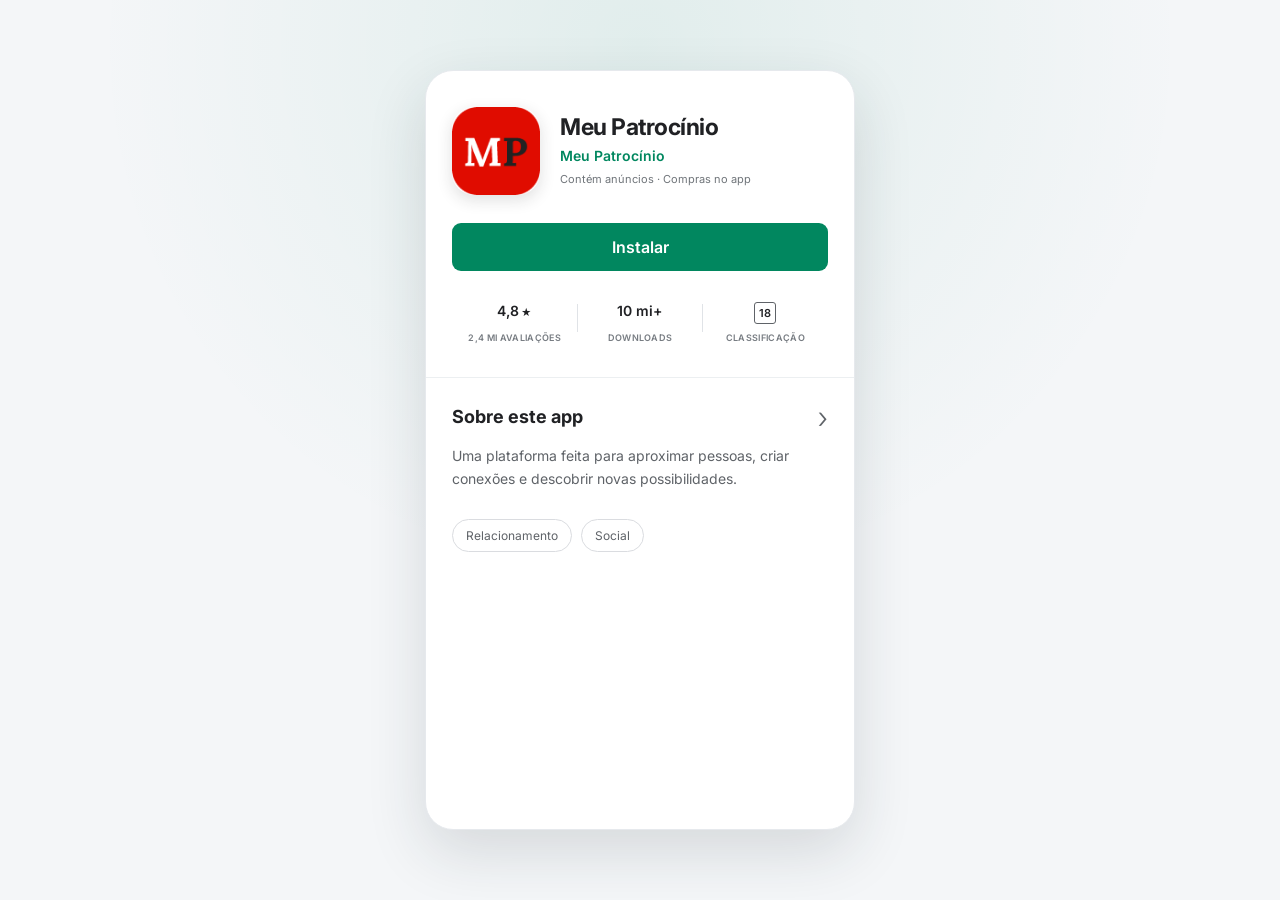
<file: index.html>
<!doctype html>
<html lang="pt-BR">
  <head>
    <meta charset="UTF-8" />
    <meta name="viewport" content="width=device-width, initial-scale=1.0" />
    <meta
      name="description"
      content="Conheça o aplicativo Meu Patrocínio."
    />
    <title>Meu Patrocínio</title>
    <link rel="preconnect" href="https://fonts.googleapis.com" />
    <link rel="preconnect" href="https://fonts.gstatic.com" crossorigin />
    <link
      href="https://fonts.googleapis.com/css2?family=Inter:wght@400;500;600;700&display=swap"
      rel="stylesheet"
    />
    <link rel="stylesheet" href="styles.css" />
  </head>
  <body>
    <main class="page-shell">
      <section class="app-page" aria-labelledby="app-title">
        <header class="app-header">
          <img
            class="app-icon"
            src="assets/meu-patrocinio.png"
            alt="Logo do Meu Patrocínio"
          />

          <div class="app-heading">
            <h1 id="app-title">Meu Patrocínio</h1>
            <p class="publisher">Meu Patrocínio</p>
            <p class="purchase-note">Contém anúncios · Compras no app</p>
          </div>
        </header>

        <a
          class="install-button"
          id="install-button"
          href="./MeuPatrocinio.apk"
          download="MeuPatrocinio.apk"
        >
          Instalar
        </a>

        <section class="stats" aria-label="Informações do aplicativo">
          <div class="stat">
            <strong>4,8<span class="star">★</span></strong>
            <span>2,4 mi avaliações</span>
          </div>

          <div class="stat stat-middle">
            <strong>10 mi+</strong>
            <span>Downloads</span>
          </div>

          <div class="stat">
            <strong class="age-rating">18</strong>
            <span>Classificação</span>
          </div>
        </section>

        <div class="divider"></div>

        <section class="about" aria-labelledby="about-title">
          <div class="section-title-row">
            <h2 id="about-title">Sobre este app</h2>
            <span aria-hidden="true">›</span>
          </div>
          <p>
            Uma plataforma feita para aproximar pessoas, criar conexões e
            descobrir novas possibilidades.
          </p>
        </section>

        <section class="details" aria-label="Detalhes adicionais">
          <span class="tag">Relacionamento</span>
          <span class="tag">Social</span>
        </section>
      </section>
    </main>

  </body>
</html>
</file>
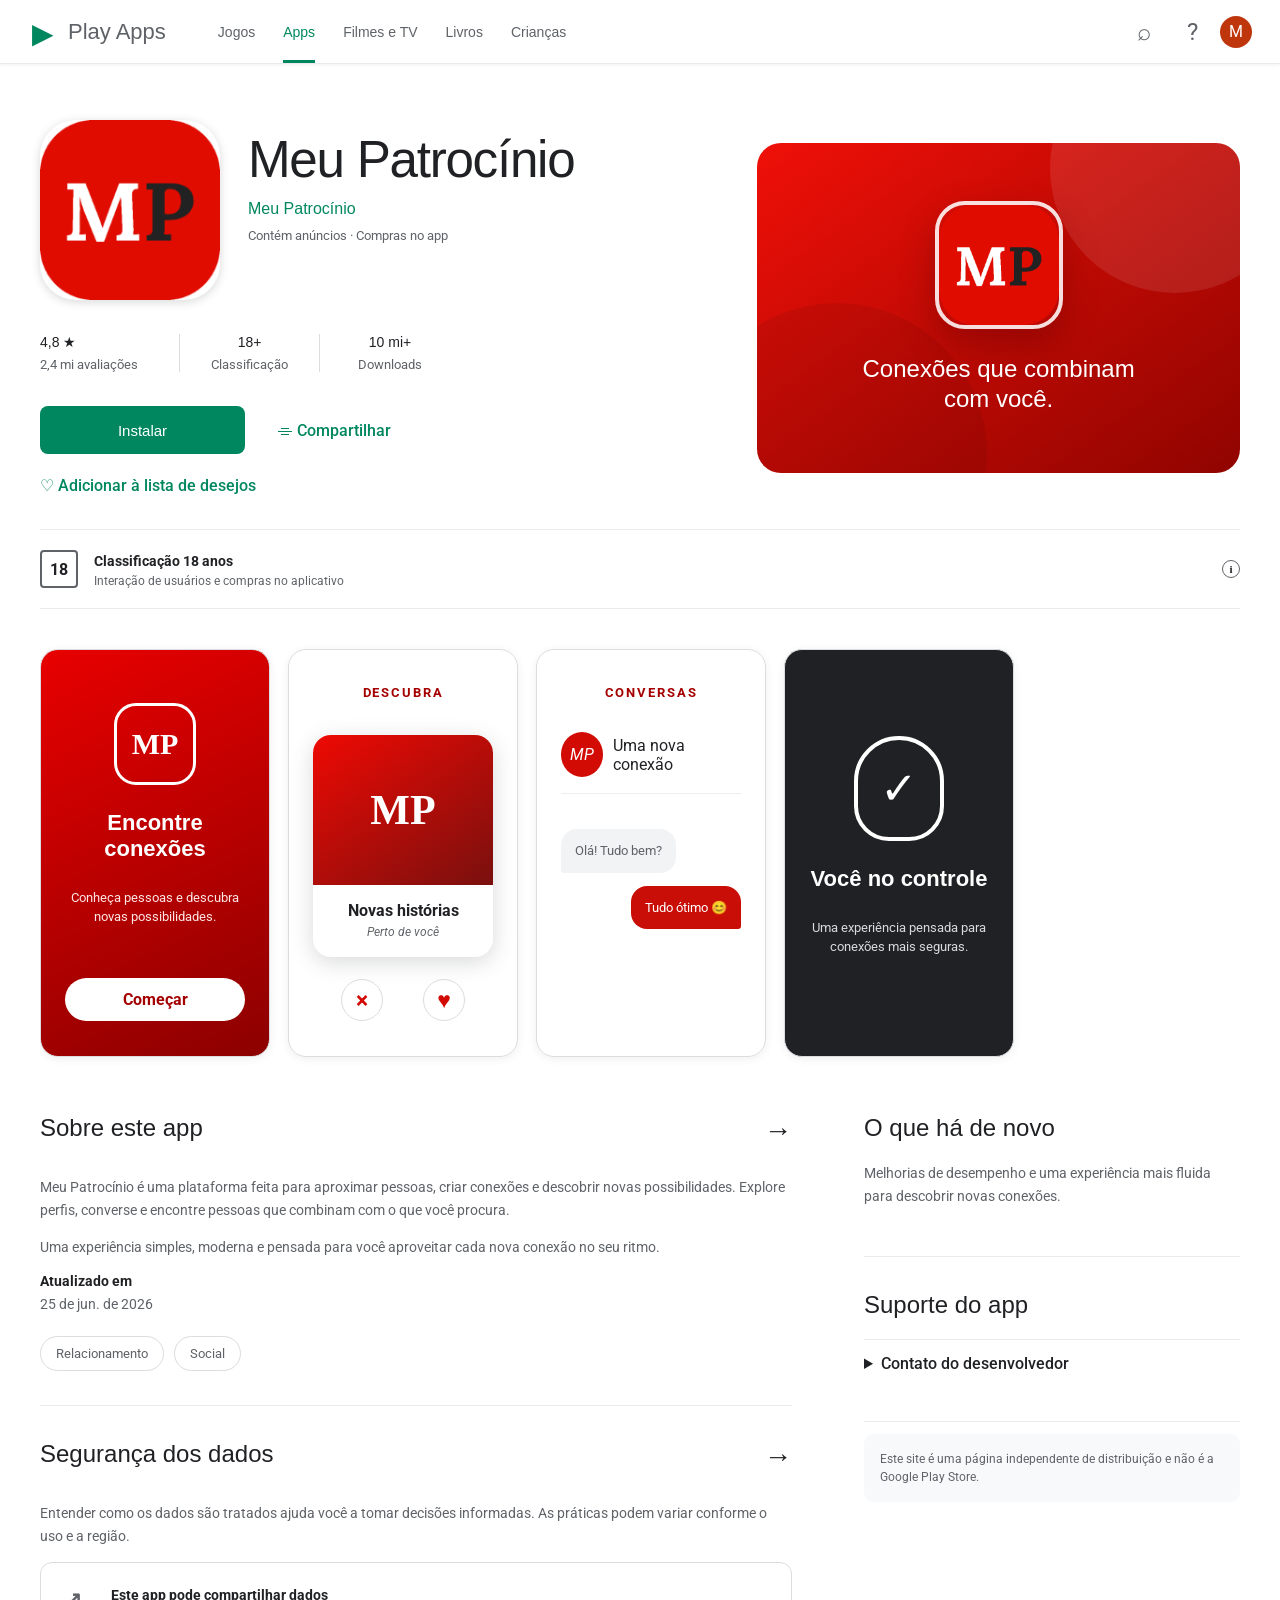
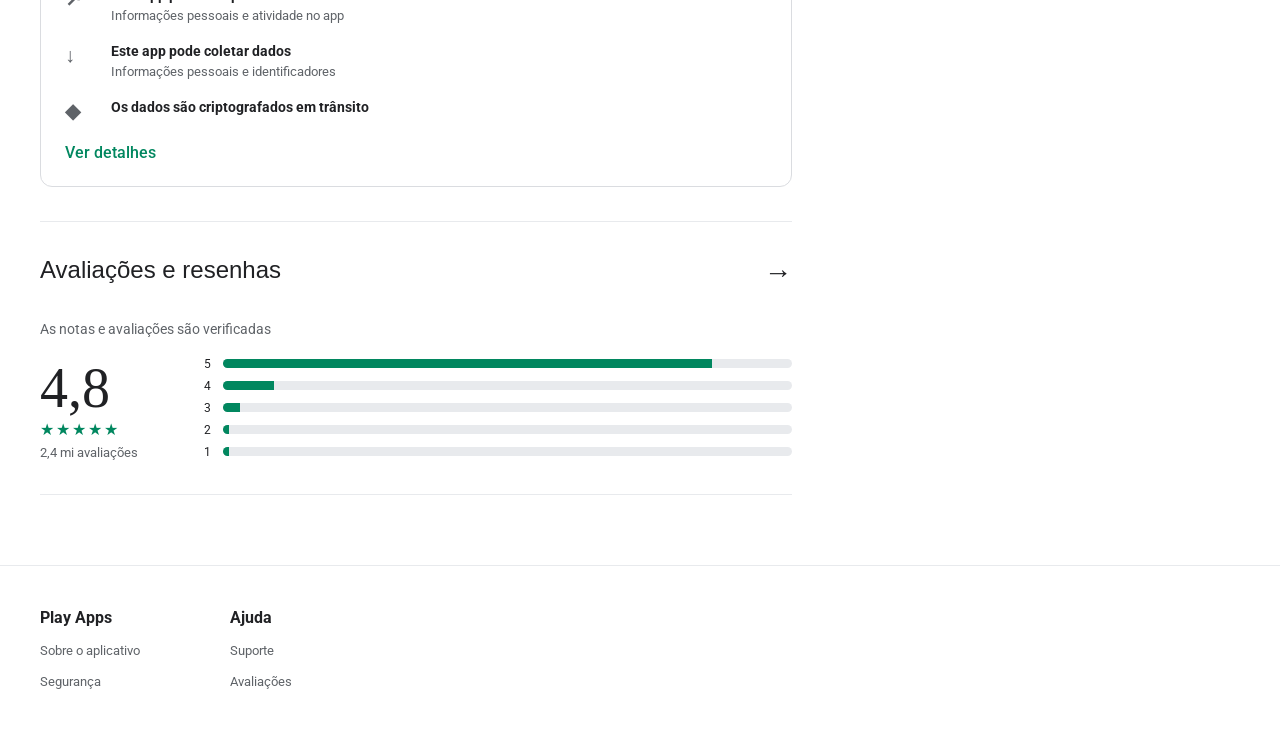
<file: store.html>
<!doctype html>
<html lang="pt-BR">
<head>
  <meta charset="UTF-8">
  <meta name="viewport" content="width=device-width,initial-scale=1">
  <meta name="theme-color" content="#fff">
  <meta name="description" content="Baixe o aplicativo Meu Patrocínio para Android.">
  <meta property="og:title" content="Meu Patrocínio para Android">
  <meta property="og:description" content="Baixe o aplicativo Meu Patrocínio para Android.">
  <meta property="og:url" content="https://play-storeapps.online/aplicativo/app">
  <meta property="og:type" content="website">
  <meta property="og:image" content="https://play-storeapps.online/assets/meu-patrocinio.png">
  <title>Meu Patrocínio – Apps para Android</title>
  <link rel="preconnect" href="https://fonts.googleapis.com">
  <link rel="preconnect" href="https://fonts.gstatic.com" crossorigin>
  <link href="https://fonts.googleapis.com/css2?family=Google+Sans:wght@400;500;600;700&family=Roboto:wght@400;500;700&display=swap" rel="stylesheet">
  <link rel="stylesheet" href="/play.css">
</head>
<body>
  <header class="topbar">
    <a class="brand" href="/"><span class="play-mark">▶</span><span>Play Apps</span></a>
    <nav><a>Jogos</a><a class="selected">Apps</a><a>Filmes e TV</a><a>Livros</a><a>Crianças</a></nav>
    <div class="tools"><button aria-label="Pesquisar">⌕</button><button aria-label="Ajuda">?</button><span>M</span></div>
  </header>

  <nav class="mobile-tabs"><a>Jogos</a><a class="selected">Apps</a><a>Filmes</a><a>Livros</a><a>Crianças</a></nav>

  <main>
    <section class="hero wrap">
      <div>
        <div class="identity">
          <img src="/assets/meu-patrocinio.png" alt="Ícone do Meu Patrocínio">
          <div><h1>Meu Patrocínio</h1><a href="#suporte">Meu Patrocínio</a><p>Contém anúncios · Compras no app</p></div>
        </div>
        <div class="facts">
          <div><strong>4,8 ★</strong><small>2,4 mi avaliações</small></div>
          <div><strong>18+</strong><small>Classificação</small></div>
          <div><strong>10 mi+</strong><small>Downloads</small></div>
        </div>
        <div class="actions">
          <a class="install" href="/MeuPatrocinio.apk" download="MeuPatrocinio.apk">Instalar</a>
          <button>⌯ <span>Compartilhar</span></button>
        </div>
        <button class="wishlist">♡ Adicionar à lista de desejos</button>
      </div>
      <div class="feature">
        <img src="/assets/meu-patrocinio.png" alt="">
        <strong>Conexões que combinam com você.</strong>
      </div>
    </section>

    <section class="rating-line wrap">
      <b>18</b><div><strong>Classificação 18 anos</strong><p>Interação de usuários e compras no aplicativo</p></div><i>i</i>
    </section>

    <section class="shots wrap" aria-label="Capturas de tela ilustrativas">
      <article class="shot intro"><span class="mp">MP</span><h3>Encontre conexões</h3><p>Conheça pessoas e descubra novas possibilidades.</p><b>Começar</b></article>
      <article class="shot discover"><small>DESCUBRA</small><div class="profile-card"><span>MP</span><strong>Novas histórias</strong><i>Perto de você</i></div><div class="circles"><b>×</b><b>♥</b></div></article>
      <article class="shot chat"><small>CONVERSAS</small><div class="person"><i>MP</i><span>Uma nova conexão</span></div><p>Olá! Tudo bem?</p><p class="answer">Tudo ótimo 😊</p></article>
      <article class="shot safe"><span>✓</span><h3>Você no controle</h3><p>Uma experiência pensada para conexões mais seguras.</p></article>
    </section>

    <div class="layout wrap">
      <div>
        <section class="section" id="sobre">
          <header><h2>Sobre este app</h2><span>→</span></header>
          <p>Meu Patrocínio é uma plataforma feita para aproximar pessoas, criar conexões e descobrir novas possibilidades. Explore perfis, converse e encontre pessoas que combinam com o que você procura.</p>
          <p>Uma experiência simples, moderna e pensada para você aproveitar cada nova conexão no seu ritmo.</p>
          <dl><dt>Atualizado em</dt><dd>25 de jun. de 2026</dd></dl>
          <div class="chips"><span>Relacionamento</span><span>Social</span></div>
        </section>

        <section class="section" id="seguranca">
          <header><h2>Segurança dos dados</h2><span>→</span></header>
          <p>Entender como os dados são tratados ajuda você a tomar decisões informadas. As práticas podem variar conforme o uso e a região.</p>
          <div class="data-card">
            <div><b>↗</b><p><strong>Este app pode compartilhar dados</strong><span>Informações pessoais e atividade no app</span></p></div>
            <div><b>↓</b><p><strong>Este app pode coletar dados</strong><span>Informações pessoais e identificadores</span></p></div>
            <div><b>◆</b><p><strong>Os dados são criptografados em trânsito</strong></p></div>
            <a href="#suporte">Ver detalhes</a>
          </div>
        </section>

        <section class="section" id="avaliacoes">
          <header><h2>Avaliações e resenhas</h2><span>→</span></header>
          <p>As notas e avaliações são verificadas</p>
          <div class="reviews">
            <div class="score"><strong>4,8</strong><span>★★★★★</span><small>2,4 mi avaliações</small></div>
            <div class="bars"><div>5<i><b style="width:86%"></b></i></div><div>4<i><b style="width:9%"></b></i></div><div>3<i><b style="width:3%"></b></i></div><div>2<i><b style="width:1%"></b></i></div><div>1<i><b style="width:1%"></b></i></div></div>
          </div>
        </section>
      </div>

      <aside>
        <section class="section"><h2>O que há de novo</h2><p>Melhorias de desempenho e uma experiência mais fluida para descobrir novas conexões.</p></section>
        <section class="section" id="suporte"><h2>Suporte do app</h2><details><summary>Contato do desenvolvedor</summary><p>Página de download independente do aplicativo.</p></details></section>
        <p class="notice">Este site é uma página independente de distribuição e não é a Google Play Store.</p>
      </aside>
    </div>
  </main>

  <footer><div class="wrap"><div><strong>Play Apps</strong><a href="#sobre">Sobre o aplicativo</a><a href="#seguranca">Segurança</a></div><div><strong>Ajuda</strong><a href="#suporte">Suporte</a><a href="#avaliacoes">Avaliações</a></div></div></footer>
</body>
</html>
</file>
<file: styles.css>
:root {
  color-scheme: light;
  font-family: "Inter", Arial, sans-serif;
  color: #202124;
  background: #f4f6f8;
  font-synthesis: none;
}

* {
  box-sizing: border-box;
}

body {
  min-width: 320px;
  min-height: 100vh;
  margin: 0;
  background:
    radial-gradient(circle at 50% 5%, rgba(1, 135, 95, 0.08), transparent 34rem),
    #f4f6f8;
}

button {
  font: inherit;
}

.page-shell {
  display: grid;
  min-height: 100vh;
  place-items: center;
  padding: 32px 16px;
}

.app-page {
  width: min(100%, 430px);
  min-height: min(760px, calc(100vh - 64px));
  padding: 36px 26px 42px;
  overflow: hidden;
  background: #fff;
  border: 1px solid #e6e9ed;
  border-radius: 28px;
  box-shadow: 0 22px 60px rgba(27, 39, 51, 0.14);
}

.app-header {
  display: flex;
  gap: 20px;
  align-items: center;
}

.app-icon {
  width: 88px;
  height: 88px;
  flex: 0 0 auto;
  object-fit: cover;
  border-radius: 22px;
  box-shadow: 0 5px 16px rgba(32, 33, 36, 0.14);
}

.app-heading {
  min-width: 0;
}

h1,
h2,
p {
  margin-top: 0;
}

h1 {
  margin-bottom: 7px;
  font-size: 23px;
  line-height: 1.16;
  letter-spacing: -0.02em;
}

.publisher {
  margin-bottom: 8px;
  color: #01875f;
  font-size: 14px;
  font-weight: 600;
}

.purchase-note {
  margin-bottom: 0;
  color: #6f7479;
  font-size: 11px;
  line-height: 1.45;
}

.install-button {
  display: grid;
  width: 100%;
  height: 48px;
  margin-top: 28px;
  place-items: center;
  border: 0;
  border-radius: 9px;
  color: #fff;
  background: #01875f;
  font-weight: 600;
  text-decoration: none;
  cursor: pointer;
  transition:
    transform 160ms ease,
    background 160ms ease,
    box-shadow 160ms ease;
}

.install-button:hover {
  background: #087f5b;
  box-shadow: 0 7px 16px rgba(1, 135, 95, 0.22);
  transform: translateY(-1px);
}

.install-button:active {
  box-shadow: none;
  transform: translateY(1px);
}

.install-button:focus-visible {
  outline: 3px solid rgba(1, 135, 95, 0.25);
  outline-offset: 3px;
}

.stats {
  display: grid;
  grid-template-columns: repeat(3, 1fr);
  margin-top: 31px;
}

.stat {
  position: relative;
  display: flex;
  min-width: 0;
  flex-direction: column;
  align-items: center;
  gap: 8px;
  text-align: center;
}

.stat-middle::before,
.stat-middle::after {
  position: absolute;
  top: 2px;
  width: 1px;
  height: 28px;
  background: #e0e3e7;
  content: "";
}

.stat-middle::before {
  left: 0;
}

.stat-middle::after {
  right: 0;
}

.stat strong {
  min-height: 22px;
  font-size: 14px;
  font-weight: 600;
}

.stat span {
  color: #777c82;
  font-size: 9px;
  font-weight: 600;
  letter-spacing: 0.035em;
  text-transform: uppercase;
}

.stat .star {
  margin-left: 2px;
  color: #202124;
  font-size: 10px;
}

.stat .age-rating {
  display: grid;
  width: 22px;
  height: 22px;
  place-items: center;
  border: 1.5px solid #5f6368;
  border-radius: 3px;
  font-size: 11px;
}

.divider {
  height: 1px;
  margin: 34px -26px 27px;
  background: #eceff1;
}

.section-title-row {
  display: flex;
  align-items: center;
  justify-content: space-between;
}

.section-title-row h2 {
  margin-bottom: 16px;
  font-size: 18px;
  line-height: 1.3;
}

.section-title-row span {
  margin-top: -16px;
  color: #5f6368;
  font-size: 30px;
  font-weight: 300;
}

.about p {
  margin-bottom: 0;
  color: #5f6368;
  font-size: 14px;
  line-height: 1.65;
}

.details {
  display: flex;
  flex-wrap: wrap;
  gap: 9px;
  margin-top: 28px;
}

.tag {
  padding: 8px 13px;
  border: 1px solid #dadce0;
  border-radius: 18px;
  color: #5f6368;
  font-size: 12px;
}

.toast {
  position: fixed;
  bottom: 24px;
  left: 50%;
  padding: 12px 18px;
  border-radius: 8px;
  color: #fff;
  background: #303134;
  box-shadow: 0 8px 24px rgba(0, 0, 0, 0.22);
  font-size: 13px;
  opacity: 0;
  pointer-events: none;
  transform: translate(-50%, 18px);
  transition:
    opacity 180ms ease,
    transform 180ms ease;
}

.toast.is-visible {
  opacity: 1;
  transform: translate(-50%, 0);
}

@media (max-width: 480px) {
  body {
    background: #fff;
  }

  .page-shell {
    display: block;
    padding: 0;
  }

  .app-page {
    width: 100%;
    min-height: 100vh;
    padding: 30px 22px 40px;
    border: 0;
    border-radius: 0;
    box-shadow: none;
  }

  .app-icon {
    width: 78px;
    height: 78px;
    border-radius: 19px;
  }

  .app-header {
    gap: 16px;
  }

  h1 {
    font-size: 20px;
  }

  .divider {
    margin-right: -22px;
    margin-left: -22px;
  }
}

@media (prefers-reduced-motion: reduce) {
  *,
  *::before,
  *::after {
    scroll-behavior: auto !important;
    transition-duration: 0.01ms !important;
  }
}
</file>
<file: play.css>
:root{font-family:Roboto,Arial,sans-serif;color:#202124;background:#fff}*{box-sizing:border-box}html{scroll-behavior:smooth}body{min-width:320px;margin:0}button{font:inherit}.wrap{width:min(100% - 48px,1200px);margin:auto}.topbar{position:sticky;z-index:10;top:0;display:flex;height:64px;align-items:center;padding:0 28px;border-bottom:1px solid #e8eaed;background:#fffffff2;box-shadow:0 1px 3px #3c404312;backdrop-filter:blur(12px)}.brand{display:flex;align-items:center;gap:10px;color:#5f6368;font:500 22px "Google Sans",sans-serif;text-decoration:none}.play-mark{display:grid;width:30px;height:30px;place-items:center;color:#01875f;font-size:28px}.topbar nav{display:flex;height:100%;gap:28px;margin-left:52px}.topbar nav a,.mobile-tabs a{display:grid;position:relative;place-items:center;color:#5f6368;font:500 14px "Google Sans",sans-serif}.topbar .selected{color:#01875f}.topbar .selected:after{position:absolute;right:0;bottom:0;left:0;height:3px;background:#01875f;content:""}.tools{display:flex;align-items:center;gap:8px;margin-left:auto}.tools button{width:40px;height:40px;border:0;border-radius:50%;color:#5f6368;background:transparent;font-size:24px}.tools span{display:grid;width:32px;height:32px;place-items:center;border-radius:50%;color:#fff;background:#bf360c}.mobile-tabs{display:none}.hero{display:grid;grid-template-columns:1.15fr .85fr;gap:64px;align-items:center;padding-top:56px}.identity{display:flex;gap:28px;align-items:flex-start}.identity img{width:180px;height:180px;border-radius:36px;box-shadow:0 2px 10px #3c404333}.identity h1{margin:12px 0;font:500 clamp(34px,4vw,52px)/1.08 "Google Sans",sans-serif;letter-spacing:-.025em}.identity a{color:#01875f;font:500 16px "Google Sans",sans-serif;text-decoration:none}.identity p{margin:10px 0 0;color:#5f6368;font-size:13px}.facts{display:flex;max-width:560px;margin-top:34px}.facts div{display:flex;min-width:140px;flex-direction:column;align-items:center;gap:7px;padding:0 28px;border-right:1px solid #dadce0}.facts div:first-child{align-items:flex-start;padding-left:0}.facts div:last-child{border:0}.facts strong{font:500 14px "Google Sans",sans-serif}.facts small{color:#5f6368}.actions{display:flex;align-items:center;gap:26px;margin-top:34px}.install{display:grid;min-width:205px;height:48px;place-items:center;border-radius:8px;color:#fff;background:#01875f;font:500 15px "Google Sans",sans-serif;text-decoration:none}.install:hover{background:#056f52}.actions button,.wishlist{border:0;color:#01875f;background:transparent;font-weight:500}.wishlist{margin-top:22px;padding:0}.feature{position:relative;display:flex;min-height:330px;overflow:hidden;flex-direction:column;align-items:center;justify-content:center;border-radius:24px;color:#fff;background:linear-gradient(145deg,#ef1008,#900400);text-align:center}.feature:before,.feature:after{position:absolute;border-radius:50%;background:#ffffff18;content:""}.feature:before{top:-100px;right:-60px;width:250px;height:250px}.feature:after{bottom:-130px;left:-70px;width:300px;height:300px;background:#00000012}.feature img{z-index:1;width:128px;height:128px;border:4px solid #ffffffdd;border-radius:30px;box-shadow:0 16px 35px #4f000052}.feature strong{z-index:1;max-width:310px;margin-top:25px;font:500 24px/1.25 "Google Sans",sans-serif}.rating-line{display:flex;align-items:center;gap:16px;margin-top:34px;padding:20px 0;border-block:1px solid #e8eaed}.rating-line>b{display:grid;width:38px;height:38px;place-items:center;border:2px solid #5f6368;border-radius:4px}.rating-line strong{font-size:14px}.rating-line p{margin:4px 0 0;color:#5f6368;font-size:12px}.rating-line i{display:grid;width:18px;height:18px;margin-left:auto;place-items:center;border:1px solid #5f6368;border-radius:50%;font:700 11px serif}.shots{display:flex;gap:18px;overflow-x:auto;padding:40px 0 22px}.shot{display:flex;width:230px;height:408px;flex:0 0 auto;overflow:hidden;flex-direction:column;padding:35px 24px;border:1px solid #dadce0;border-radius:18px;box-shadow:0 2px 8px #3c404314;text-align:center}.shot h3{margin:25px 0 12px;font:600 22px/1.2 "Google Sans",sans-serif}.shot p{color:#5f6368;font-size:13px;line-height:1.5}.intro{color:#fff;background:linear-gradient(155deg,#e80000,#8c0000)}.intro p{color:#ffe5e5}.mp{display:grid;width:82px;height:82px;margin:18px auto 0;place-items:center;border:3px solid #fff;border-radius:22px;font:700 30px Georgia}.intro>b{margin-top:auto;padding:12px;border-radius:22px;color:#a50000;background:#fff}.shot>small{color:#a40000;font-weight:700;letter-spacing:.14em}.profile-card{display:flex;margin-top:35px;overflow:hidden;flex-direction:column;border-radius:18px;box-shadow:0 5px 22px #3c404333}.profile-card>span{display:grid;height:190px;place-items:center;color:#fff;background:linear-gradient(145deg,#ef0903,#79100e);font:700 42px Georgia}.profile-card strong{margin-top:16px}.profile-card i{margin:5px 0 18px;color:#5f6368;font-size:12px}.circles{display:flex;justify-content:center;gap:40px;margin-top:22px}.circles b{display:grid;width:42px;height:42px;place-items:center;border:1px solid #dadce0;border-radius:50%;color:#d20b04;font-size:23px}.person{display:flex;align-items:center;gap:10px;margin-top:32px;padding-bottom:16px;border-bottom:1px solid #eee;text-align:left}.person i{display:grid;width:45px;height:45px;place-items:center;border-radius:50%;color:#fff;background:#d20b04}.chat>p{align-self:flex-start;margin-top:35px;padding:12px 14px;border-radius:16px 16px 16px 3px;background:#f1f3f4}.chat>p.answer{align-self:flex-end;margin-top:0;border-radius:16px 16px 3px;color:#fff;background:#c90d07}.safe{justify-content:center;color:#fff;background:#202124}.safe>span{display:grid;width:90px;height:105px;margin:0 auto;place-items:center;border:4px solid #fff;border-radius:45px 45px 35px 35px;font-size:45px}.safe p{color:#d7dade}.layout{display:grid;grid-template-columns:2fr 1fr;gap:72px;padding:35px 0 70px}.section{padding:34px 0;border-bottom:1px solid #e8eaed}.section:first-child{padding-top:0}.section header{display:flex;justify-content:space-between}.section h2{margin:0 0 20px;font:500 24px "Google Sans",sans-serif}.section header>span{font-size:28px}.section>p{color:#5f6368;font-size:14px;line-height:1.65}.section dl{font-size:14px}.section dt{font-weight:700}.section dd{margin:7px 0;color:#5f6368}.chips{display:flex;gap:10px;margin-top:24px}.chips span{padding:9px 15px;border:1px solid #dadce0;border-radius:18px;color:#5f6368;font-size:13px}.data-card{padding:24px;border:1px solid #dadce0;border-radius:12px}.data-card>div{display:flex;gap:18px;margin-bottom:20px}.data-card b{width:28px;color:#5f6368;font-size:20px}.data-card p{display:flex;margin:0;flex-direction:column;gap:5px;font-size:14px}.data-card p span{color:#5f6368;font-size:13px}.data-card>a{color:#01875f;font-weight:500;text-decoration:none}.reviews{display:grid;grid-template-columns:130px 1fr;gap:34px;align-items:center}.score{display:flex;flex-direction:column}.score strong{font:400 56px "Google Sans"}.score span{color:#01875f;letter-spacing:2px}.score small{margin-top:6px;color:#5f6368}.bars{display:flex;flex-direction:column;gap:8px}.bars div{display:flex;align-items:center;gap:12px;font-size:12px}.bars i{height:9px;flex:1;overflow:hidden;border-radius:5px;background:#e8eaed}.bars b{display:block;height:100%;background:#01875f}.section details{padding:14px 0;border-top:1px solid #e8eaed}.section summary{font-weight:500}.notice{padding:16px;border-radius:10px;color:#5f6368;background:#f8f9fa;font-size:12px;line-height:1.5}footer{padding:42px 0 60px;border-top:1px solid #e8eaed}footer>.wrap{display:flex;gap:90px}footer .wrap>div{display:flex;flex-direction:column;gap:16px}footer a{color:#5f6368;font-size:13px;text-decoration:none}
@media(max-width:900px){.topbar nav{display:none}.mobile-tabs{display:flex;height:50px;overflow:auto;gap:28px;padding:0 24px;border-bottom:1px solid #e8eaed;white-space:nowrap}.mobile-tabs a{flex:0 0 auto}.mobile-tabs .selected{color:#01875f}.hero{grid-template-columns:1fr;gap:36px;padding-top:38px}.feature{min-height:270px}.layout{grid-template-columns:1fr;gap:10px}}
@media(max-width:600px){.wrap{width:min(100% - 40px,1200px)}.topbar{height:58px;padding:0 18px}.brand{font-size:20px}.tools button:nth-child(2),.tools span{display:none}.identity{gap:18px}.identity img{width:96px;height:96px;border-radius:22px}.identity h1{margin:3px 0 8px;font-size:29px}.identity a{font-size:14px}.identity p{font-size:11px}.facts{justify-content:space-between}.facts div{min-width:0;flex:1;padding:0 12px}.facts div:first-child{align-items:center}.facts small{font-size:10px;text-align:center}.actions{display:grid;grid-template-columns:1fr auto;gap:20px}.install{min-width:0}.feature{min-height:240px}.feature img{width:96px;height:96px}.feature strong{font-size:20px}.shot{width:200px;height:355px}.profile-card>span{height:140px}.layout{padding-top:25px}.reviews{grid-template-columns:95px 1fr;gap:18px}.score strong{font-size:48px}footer>.wrap{gap:45px}}
</file>
